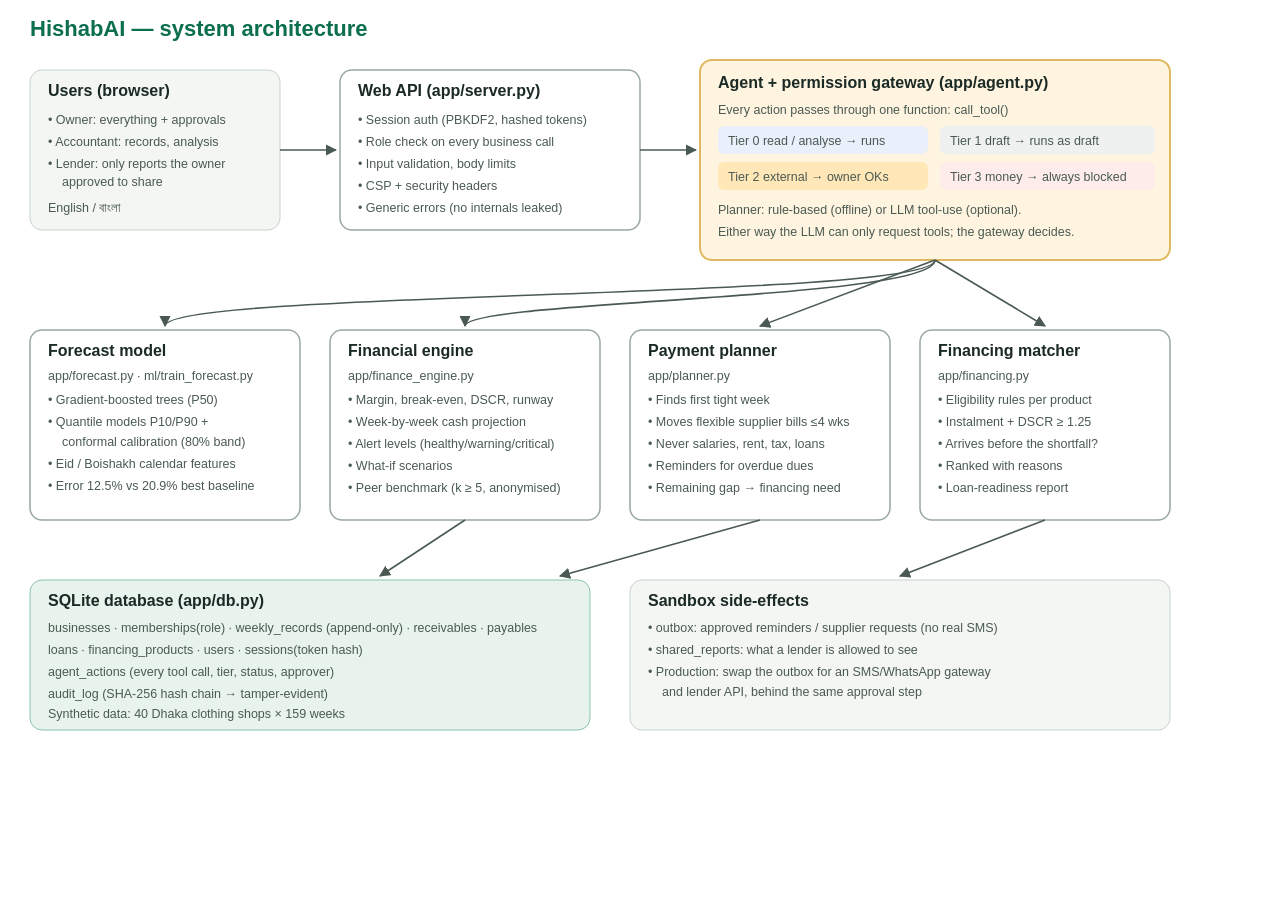
<file: docs/figures/architecture_source.html>
<!doctype html><html><head><meta charset="utf-8"><style>
body{margin:0;background:#fff;font-family:"Segoe UI",Roboto,Helvetica,Arial,sans-serif}
text{font-family:inherit}
</style></head><body>
<svg id="d" width="1200" height="760" viewBox="0 0 1200 760" xmlns="http://www.w3.org/2000/svg">
<defs><marker id="a" viewBox="0 0 10 10" refX="9" refY="5" markerWidth="7" markerHeight="7" orient="auto"><path d="M0,0 L10,5 L0,10 z" fill="#4a5a52"/></marker></defs>
<style>.box{fill:#fff;stroke:#9aa8a0;stroke-width:1.5}.t{font-size:16px;font-weight:700;fill:#1b2a24}.s{font-size:12.5px;fill:#4a5a52}.l{stroke:#4a5a52;stroke-width:1.6;fill:none;marker-end:url(#a)}.lab{font-size:12px;fill:#4a5a52}</style>
<text x="30" y="36" font-size="22" font-weight="700" fill="#0b6e4f">HishabAI — system architecture</text>
<!-- users -->
<rect x="30" y="70" width="250" height="160" rx="12" fill="#f4f6f3" stroke="#c9d3cc"/>
<text x="48" y="96" class="t">Users (browser)</text>
<text x="48" y="124" class="s">• Owner: everything + approvals</text>
<text x="48" y="146" class="s">• Accountant: records, analysis</text>
<text x="48" y="168" class="s">• Lender: only reports the owner</text>
<text x="62" y="186" class="s">  approved to share</text>
<text x="48" y="212" class="s">English / বাংলা</text>
<!-- api -->
<rect x="340" y="70" width="300" height="160" rx="12" class="box"/>
<text x="358" y="96" class="t">Web API (app/server.py)</text>
<text x="358" y="124" class="s">• Session auth (PBKDF2, hashed tokens)</text>
<text x="358" y="146" class="s">• Role check on every business call</text>
<text x="358" y="168" class="s">• Input validation, body limits</text>
<text x="358" y="190" class="s">• CSP + security headers</text>
<text x="358" y="212" class="s">• Generic errors (no internals leaked)</text>
<path d="M280 150 L336 150" class="l"/>
<!-- gateway -->
<rect x="700" y="60" width="470" height="200" rx="12" fill="#fff4e0" stroke="#e0b860" stroke-width="2"/>
<text x="718" y="88" class="t">Agent + permission gateway (app/agent.py)</text>
<text x="718" y="114" class="s">Every action passes through one function: call_tool()</text>
<rect x="718" y="126" width="210" height="28" rx="6" fill="#e9f0fb"/><text x="728" y="145" class="s">Tier 0  read / analyse → runs</text>
<rect x="940" y="126" width="215" height="28" rx="6" fill="#eef1ef"/><text x="950" y="145" class="s">Tier 1  draft → runs as draft</text>
<rect x="718" y="162" width="210" height="28" rx="6" fill="#ffe7b8"/><text x="728" y="181" class="s">Tier 2  external → owner OKs</text>
<rect x="940" y="162" width="215" height="28" rx="6" fill="#fdecea"/><text x="950" y="181" class="s">Tier 3  money → always blocked</text>
<text x="718" y="214" class="s">Planner: rule-based (offline) or LLM tool-use (optional).</text>
<text x="718" y="236" class="s">Either way the LLM can only request tools; the gateway decides.</text>
<path d="M640 150 L696 150" class="l"/>
<!-- engines row -->
<rect x="30" y="330" width="270" height="190" rx="12" class="box"/>
<text x="48" y="356" class="t">Forecast model</text>
<text x="48" y="380" class="s">app/forecast.py · ml/train_forecast.py</text>
<text x="48" y="404" class="s">• Gradient-boosted trees (P50)</text>
<text x="48" y="426" class="s">• Quantile models P10/P90 +</text>
<text x="62" y="446" class="s">conformal calibration (80% band)</text>
<text x="48" y="468" class="s">• Eid / Boishakh calendar features</text>
<text x="48" y="490" class="s">• Error 12.5% vs 20.9% best baseline</text>
<rect x="330" y="330" width="270" height="190" rx="12" class="box"/>
<text x="348" y="356" class="t">Financial engine</text>
<text x="348" y="380" class="s">app/finance_engine.py</text>
<text x="348" y="404" class="s">• Margin, break-even, DSCR, runway</text>
<text x="348" y="426" class="s">• Week-by-week cash projection</text>
<text x="348" y="448" class="s">• Alert levels (healthy/warning/critical)</text>
<text x="348" y="470" class="s">• What-if scenarios</text>
<text x="348" y="492" class="s">• Peer benchmark (k ≥ 5, anonymised)</text>
<rect x="630" y="330" width="260" height="190" rx="12" class="box"/>
<text x="648" y="356" class="t">Payment planner</text>
<text x="648" y="380" class="s">app/planner.py</text>
<text x="648" y="404" class="s">• Finds first tight week</text>
<text x="648" y="426" class="s">• Moves flexible supplier bills ≤4 wks</text>
<text x="648" y="448" class="s">• Never salaries, rent, tax, loans</text>
<text x="648" y="470" class="s">• Reminders for overdue dues</text>
<text x="648" y="492" class="s">• Remaining gap → financing need</text>
<rect x="920" y="330" width="250" height="190" rx="12" class="box"/>
<text x="938" y="356" class="t">Financing matcher</text>
<text x="938" y="380" class="s">app/financing.py</text>
<text x="938" y="404" class="s">• Eligibility rules per product</text>
<text x="938" y="426" class="s">• Instalment + DSCR ≥ 1.25</text>
<text x="938" y="448" class="s">• Arrives before the shortfall?</text>
<text x="938" y="470" class="s">• Ranked with reasons</text>
<text x="938" y="492" class="s">• Loan-readiness report</text>
<path d="M935 260 C935 300 165 290 165 326" class="l"/>
<path d="M935 260 C935 300 465 300 465 326" class="l"/>
<path d="M935 260 L760 326" class="l"/>
<path d="M935 260 L1045 326" class="l"/>
<!-- db -->
<rect x="30" y="580" width="560" height="150" rx="12" fill="#e8f3ee" stroke="#8cc4aa"/>
<text x="48" y="606" class="t">SQLite database (app/db.py)</text>
<text x="48" y="632" class="s">businesses · memberships(role) · weekly_records (append-only) · receivables · payables</text>
<text x="48" y="654" class="s">loans · financing_products · users · sessions(token hash)</text>
<text x="48" y="676" class="s">agent_actions (every tool call, tier, status, approver)</text>
<text x="48" y="698" class="s">audit_log (SHA-256 hash chain → tamper-evident)</text>
<text x="48" y="718" class="s">Synthetic data: 40 Dhaka clothing shops × 159 weeks</text>
<rect x="630" y="580" width="540" height="150" rx="12" fill="#f4f6f3" stroke="#c9d3cc"/>
<text x="648" y="606" class="t">Sandbox side-effects</text>
<text x="648" y="632" class="s">• outbox: approved reminders / supplier requests (no real SMS)</text>
<text x="648" y="654" class="s">• shared_reports: what a lender is allowed to see</text>
<text x="648" y="676" class="s">• Production: swap the outbox for an SMS/WhatsApp gateway</text>
<text x="662" y="696" class="s">and lender API, behind the same approval step</text>
<path d="M465 520 L380 576" class="l"/>
<path d="M1045 520 L900 576" class="l"/>
<path d="M760 520 L560 576" class="l"/>
</svg></body></html>
</file>
